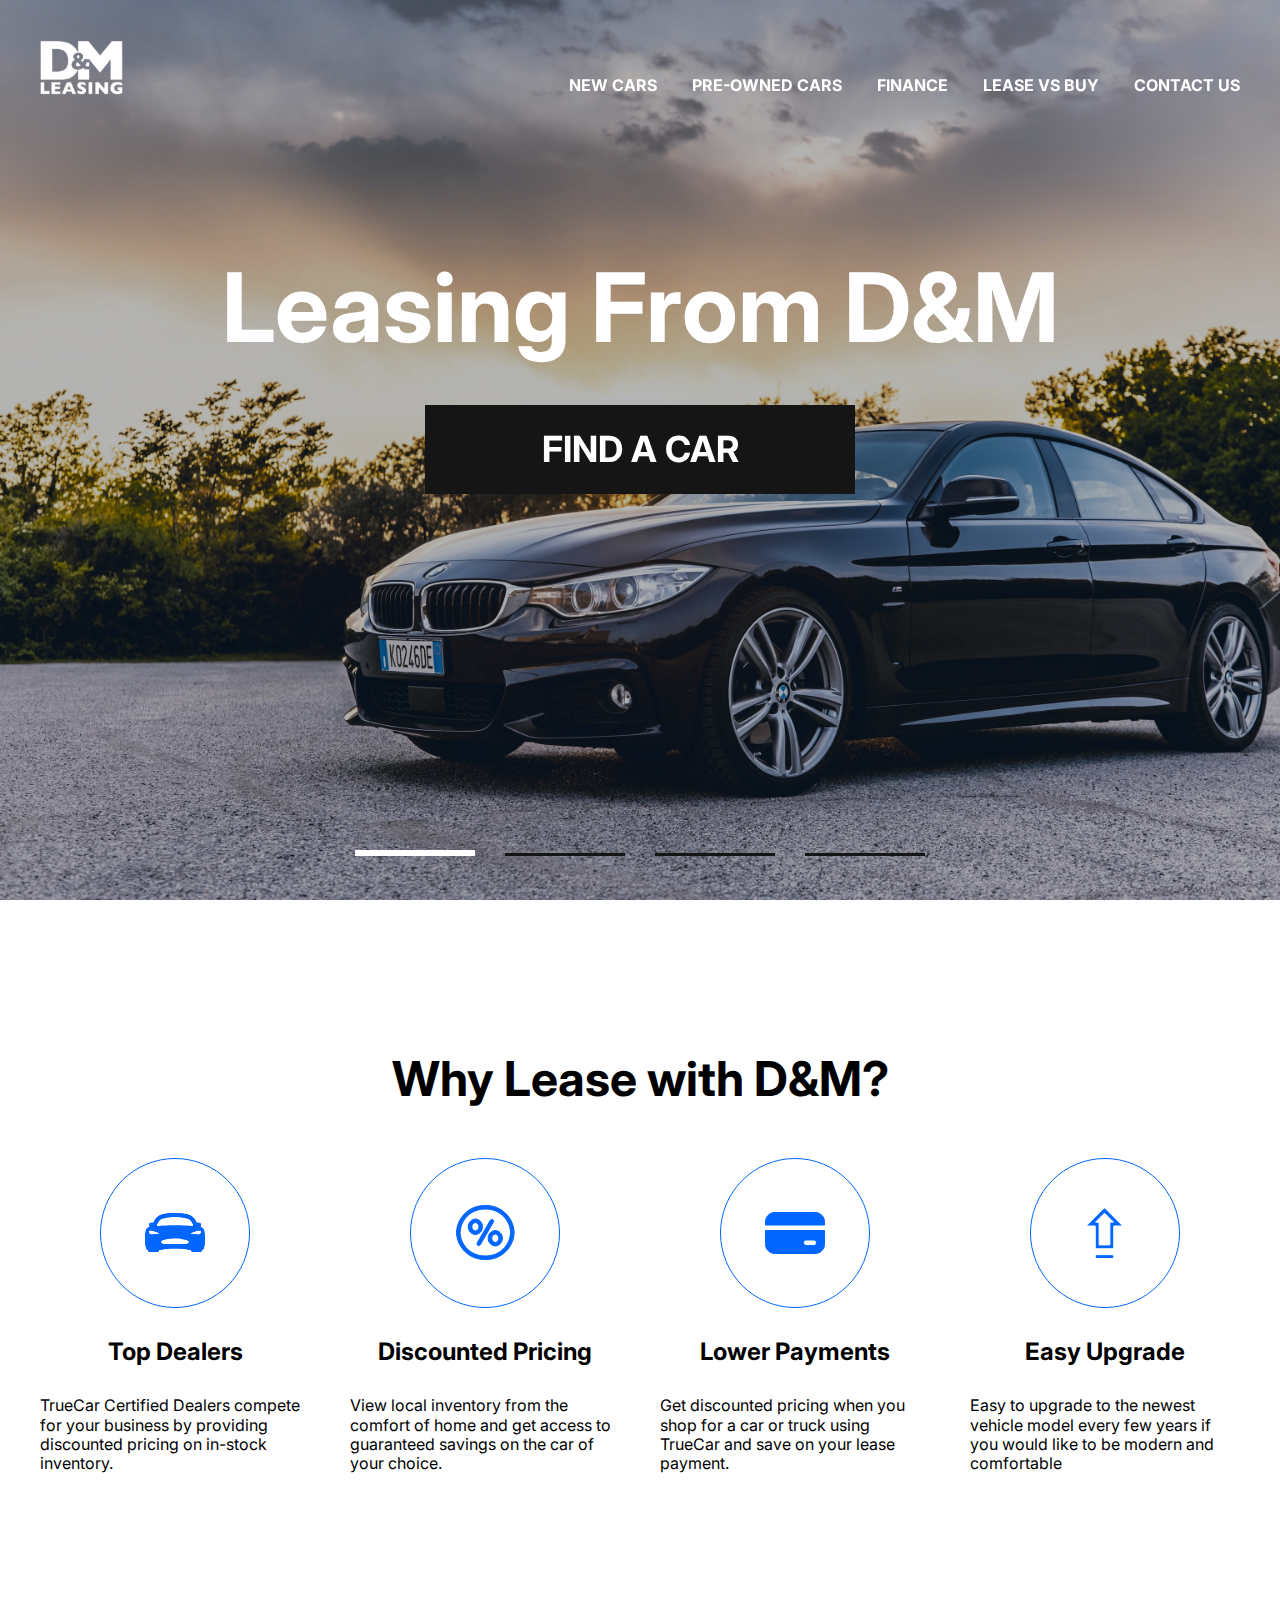
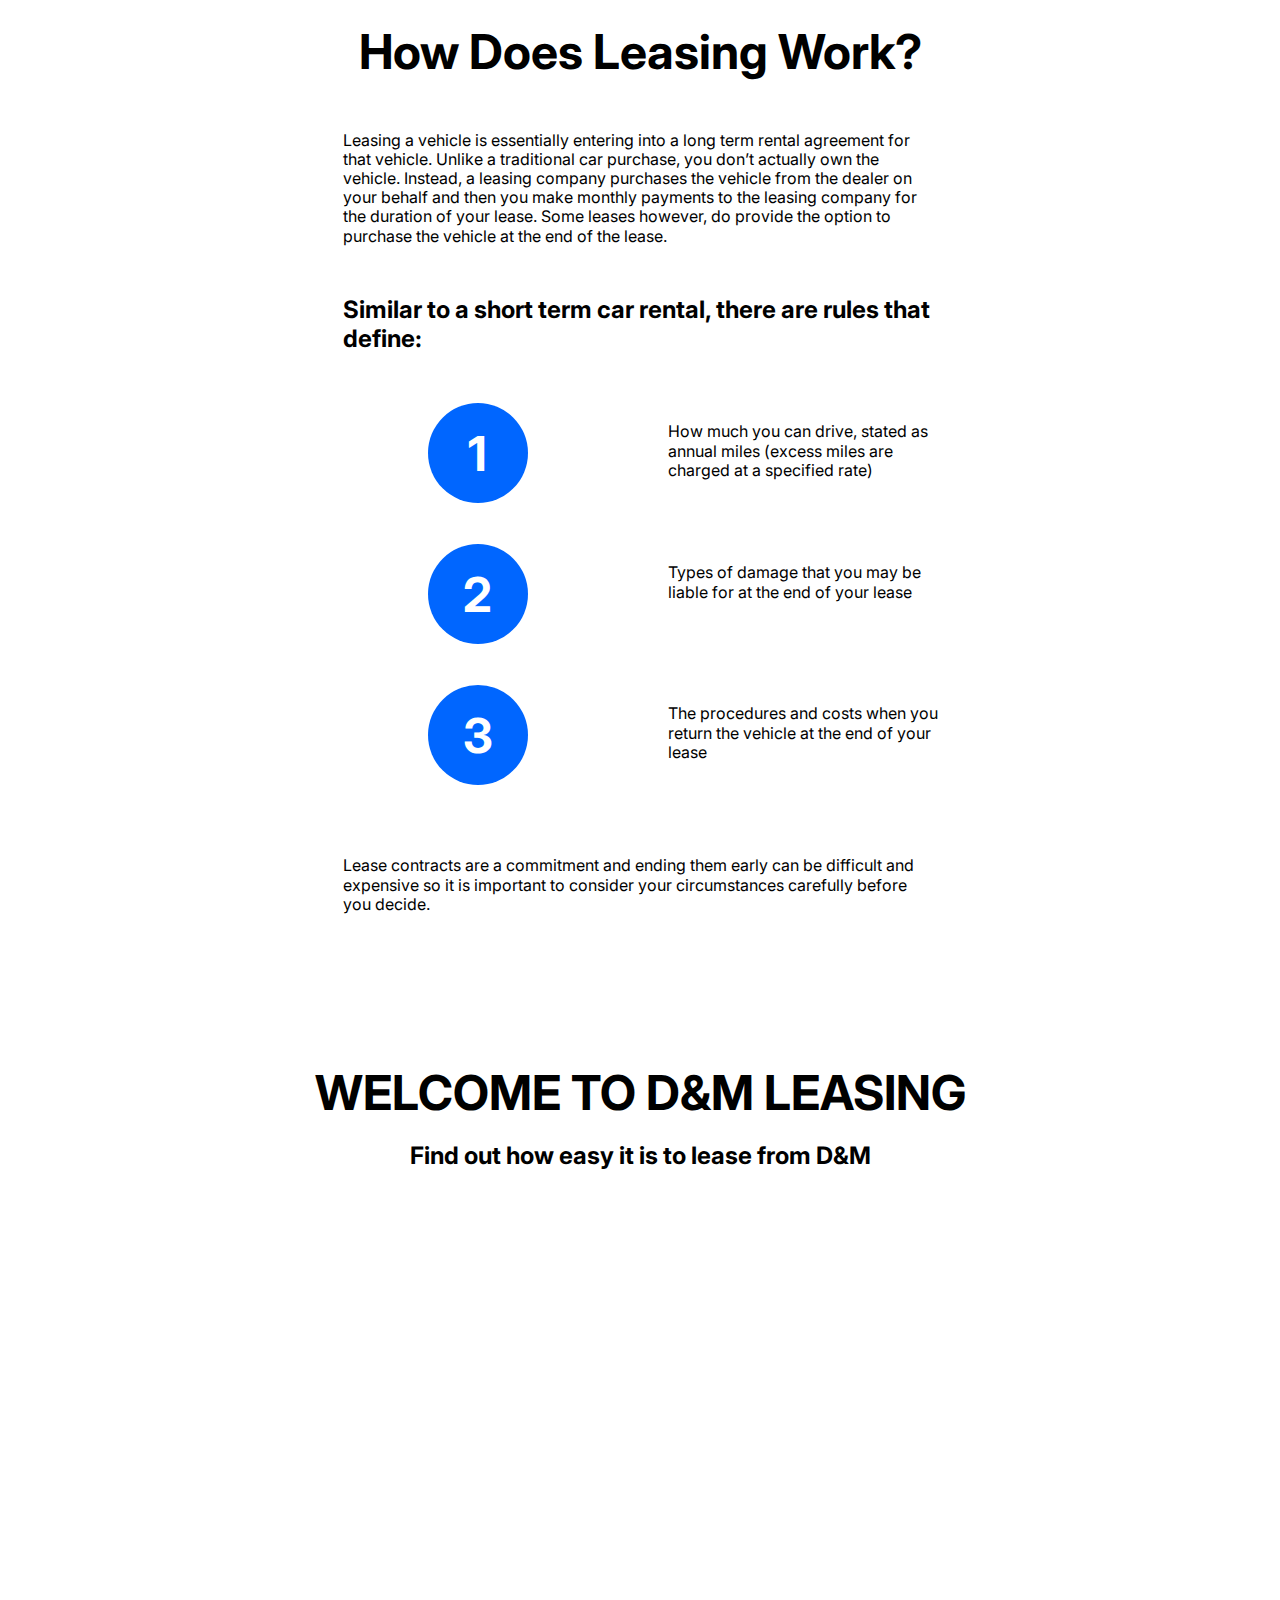
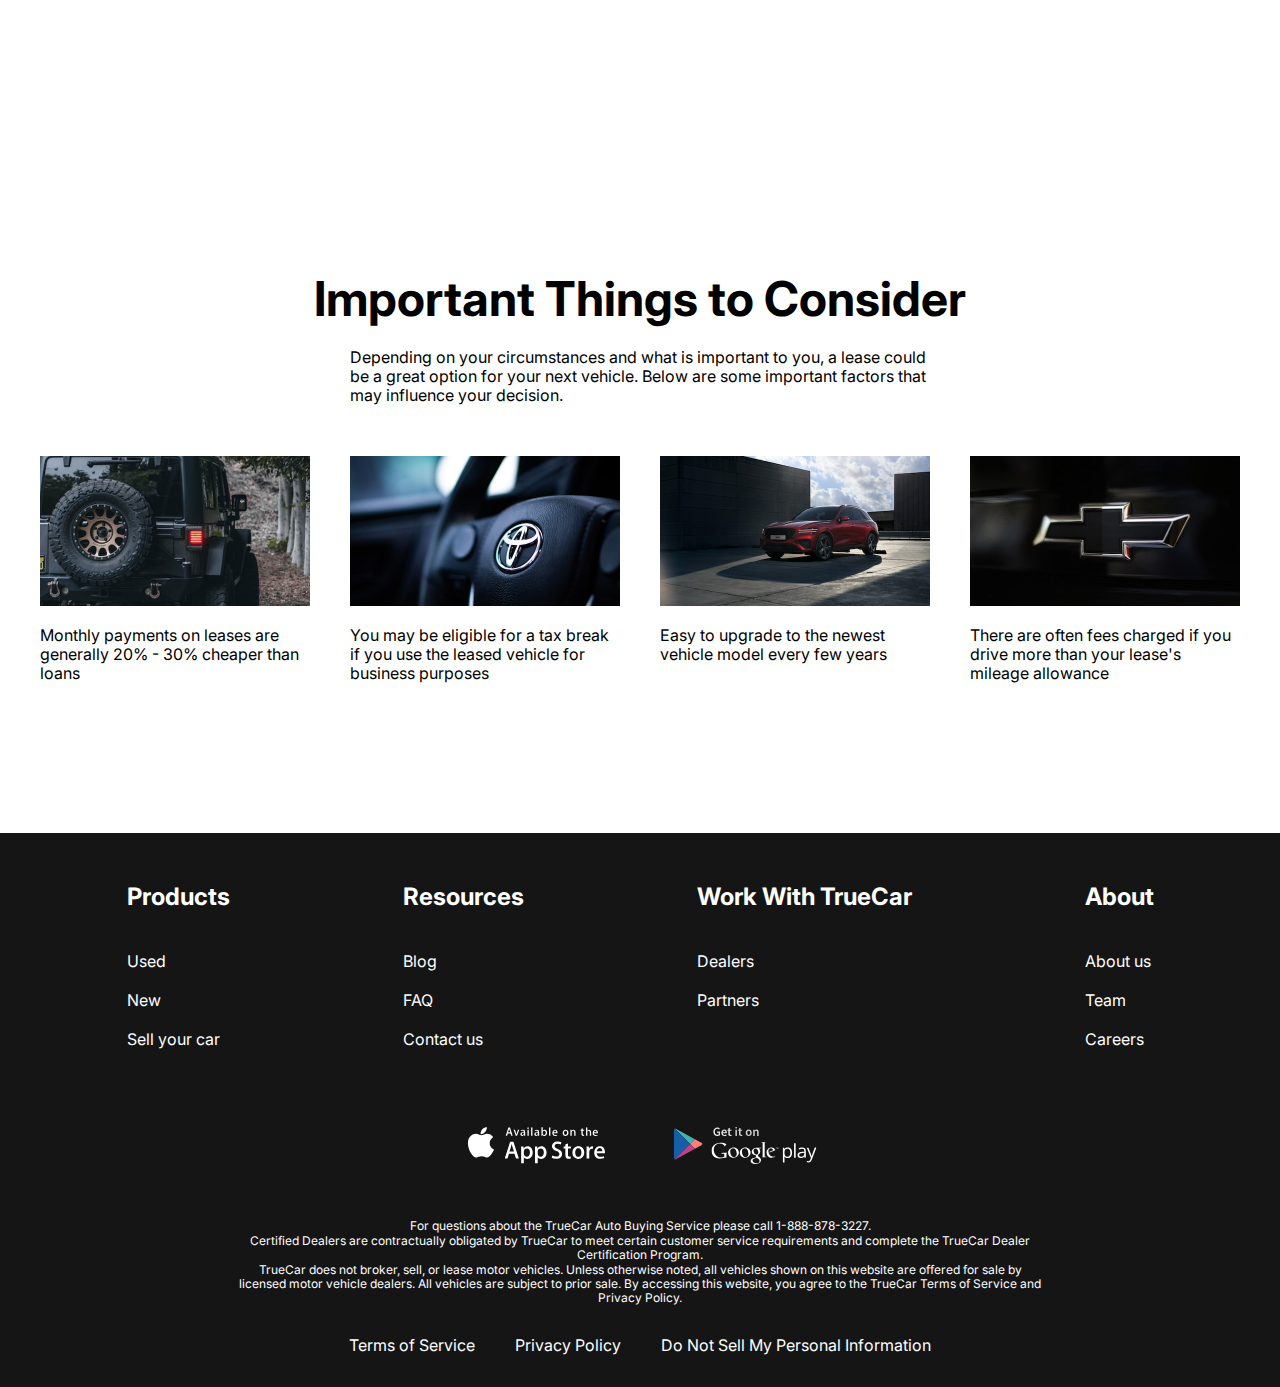
<file: lease_cars/index.html>
<!DOCTYPE html>
<html lang="en">
<head>
  <meta charset="UTF-8">
  <meta name="viewport" content="width=device-width, initial-scale=1.0">
  <link rel="stylesheet" href="https://cdn.jsdelivr.net/npm/swiper@9/swiper-bundle.min.css" />
  <link rel="stylesheet" href="css/style.css">
  <title>Lease cars</title>
</head>
<body>
  
<div class="wrapper">

  <header class="header header--main">
    <div class="container">
      <div class="header__inner">
        <a href="index.html" class="logo">
          <img class="logo__img" src="images/logo.svg" alt="logo">
        </a>
        <nav class="menu">
          <button class="menu__btn">
            <span></span>
            <span></span>
            <span></span>
          </button>
          <ul class="menu__list">
            <li class="menu__list-item">
              <a href="new-cars.html" class="menu__list-link">NEW CARS</a>
            </li>
            <li class="menu__list-item">
              <a href="#" class="menu__list-link">PRE-OWNED CARS</a>
            </li>
            <li class="menu__list-item">
              <a href="#" class="menu__list-link">FINANCE</a>
            </li>
            <li class="menu__list-item">
              <a href="#" class="menu__list-link">LEASE VS BUY</a>
            </li>
            <li class="menu__list-item">
              <a href="contacts.html" class="menu__list-link">CONTACT US</a>
            </li>
          </ul>
        </nav>
      </div>
    </div>
  </header>



  <main class="main">

    <section class="main__top">
      <div class="container">
        <h1 class="main__title">Leasing From D&M</h1>
        <a href="new-cars.html" class="main__link">FIND A CAR</a>
      </div>
    </section>

    <div class="slider">
      <div class="swiper">
        <div class="swiper-wrapper">
          <div class="swiper-slide" style="background-image: url(images/slide-1.jpg);"></div>
          <div class="swiper-slide" style="background-image: url(images/slide-2.jpg);"></div>
          <div class="swiper-slide" style="background-image: url(images/slide-3.jpg);"></div>
          <div class="swiper-slide" style="background-image: url(images/slide-4.jpg);"></div>
        </div>
        <div class="swiper-pagination"></div>
      </div>
    </div>


    <section class="why-lease">
      <div class="container">
        <h2 class="why-lease__title title">Why Lease with D&M?</h2>
        <ul class="why-lease__list">
          <li class="why-lease__item">
            <img class="why-lease__img" src="images/why-lease-1.svg" alt="pic">
            <h3 class="why-lease__subtitle">
              Top Dealers
            </h3>
            <p class="why-lease__text">
              TrueCar Certified Dealers compete for your business by providing discounted pricing on in-stock inventory.
            </p>
          </li>
          <li class="why-lease__item">
            <img class="why-lease__img" src="images/why-lease-2.svg" alt="pic">
            <h3 class="why-lease__subtitle">
              Discounted Pricing
            </h3>
            <p class="why-lease__text">
              View local inventory from the comfort of home and get access to guaranteed savings on the car of your choice.
            </p>
          </li>
          <li class="why-lease__item">
            <img class="why-lease__img" src="images/why-lease-3.svg" alt="pic">
            <h3 class="why-lease__subtitle">
              Lower Payments
            </h3>
            <p class="why-lease__text">
              Get discounted pricing when you shop for a car or truck using TrueCar and save on your lease payment.
            </p>
          </li>
          <li class="why-lease__item">
            <img class="why-lease__img" src="images/why-lease-4.svg" alt="pic">
            <h3 class="why-lease__subtitle">
              Easy Upgrade
            </h3>
            <p class="why-lease__text">
              Easy to upgrade to the newest vehicle model every few years if you would like to be modern and comfortable
            </p>
          </li>
        </ul>
      </div>
    </section>


    <section class="how-does">
      <div class="container">
        <div class="how-does__inner">
          <h2 class="how-does__title title">How Does Leasing Work?</h2>
          <p class="how--does__text">Leasing a vehicle is essentially entering into a long term rental agreement for that vehicle. Unlike a traditional car
          purchase, you don’t actually own the vehicle. Instead, a leasing company purchases the vehicle from the dealer on your
          behalf and then you make monthly payments to the leasing company for the duration of your lease. Some leases however, do
          provide the option to purchase the vehicle at the end of the lease.</p>

          <h4 class="how-does__mini-title">Similar to a short term car rental, there are rules that define:</h4>

          <ol class="how-does__list">
            <li class="how-does__item">How much you can drive, stated as annual miles (excess miles are charged at a specified rate)</li>
            <li class="how-does__item">Types of damage that you may be liable for at the end of your lease</li>
            <li class="how-does__item">The procedures and costs when you return the vehicle at the end of your lease</li>
          </ol>

          <p class="how--does__text">Lease contracts are a commitment and ending them early can be difficult and expensive so it is important to consider
          your circumstances carefully before you decide.</p>
        </div>
      </div>
    </section>


    <section class="video">
      <div class="container">
        <h2 class="video__title">WELCOME TO D&M LEASING</h2>
        <p class="video__text">Find out how easy it is to lease from D&M</p>
        <iframe class="video__content" width="880" height="500" src="https://www.youtube.com/embed/lq149gCzkvE" title="YouTube video player"
          frameborder="0"
          allow="accelerometer; autoplay; clipboard-write; encrypted-media; gyroscope; picture-in-picture; web-share"
          allowfullscreen></iframe>
      </div>
    </section>


    <section class="important">
      <div class="container">
        <h2 class="important__title">Important Things to Consider</h2>
        <p class="important__text">Depending on your circumstances and what is important to you, a lease could be a great option for your next vehicle.
        Below are some important factors that may influence your decision.</p>
        <ul class="important__list">
          <li class="important__item">
            <img class="important__item-img" src="images/imp-1.jpg" alt="pic">
            <p class="important__item-text">Monthly payments on leases are generally 20% - 30% cheaper than loans</p>
          </li>
          <li class="important__item">
            <img class="important__item-img" src="images/imp-2.jpg" alt="pic">
            <p class="important__item-text">You may be eligible for a tax break if you use the leased vehicle for business purposes</p>
          </li>
          <li class="important__item">
            <img class="important__item-img" src="images/imp-3.jpg" alt="pic">
            <p class="important__item-text">Easy to upgrade to the newest vehicle model every few years</p>
          </li>
          <li class="important__item">
            <img class="important__item-img" src="images/imp-4.jpg" alt="pic">
            <p class="important__item-text">There are often fees charged if you drive more than your lease's mileage allowance</p>
          </li>
        </ul>
      </div>
    </section>


  </main>




  <footer class="footer">
    <div class="container">
      
      <nav class="footer__menu">
        <ul class="footer__menu-list">
          <li class="footer__menu-item">
            <p class="footer__menu-title">Products</p>
          </li>
          <li class="footer__menu-item">
            <a href="#" class="footer__menu-link">Used</a>
          </li>
          <li class="footer__menu-item">
            <a href="#" class="footer__menu-link">New</a>
          </li>
          <li class="footer__menu-item">
            <a href="#" class="footer__menu-link">Sell your car</a>
          </li>
        </ul>
        <ul class="footer__menu-list">
          <li class="footer__menu-item">
            <p class="footer__menu-title">Resources</p>
          </li>
          <li class="footer__menu-item">
            <a href="#" class="footer__menu-link">Blog</a>
          </li>
          <li class="footer__menu-item">
            <a href="#" class="footer__menu-link">FAQ</a>
          </li>
          <li class="footer__menu-item">
            <a href="#" class="footer__menu-link">Contact us</a>
          </li>
        </ul>
        <ul class="footer__menu-list">
          <li class="footer__menu-item">
            <p class="footer__menu-title">Work With TrueCar</p>
          </li>
          <li class="footer__menu-item">
            <a href="#" class="footer__menu-link">Dealers</a>
          </li>
          <li class="footer__menu-item">
            <a href="#" class="footer__menu-link">Partners</a>
          </li>
        </ul>
        <ul class="footer__menu-list">
          <li class="footer__menu-item">
            <p class="footer__menu-title">About</p>
          </li>
          <li class="footer__menu-item">
            <a href="#" class="footer__menu-link">About us</a>
          </li>
          <li class="footer__menu-item">
            <a href="#" class="footer__menu-link">Team</a>
          </li>
          <li class="footer__menu-item">
            <a href="#" class="footer__menu-link">Careers</a>
          </li>
        </ul>
      </nav>

      <ul class="footer__app app">
        <li class="app__item">
          <a href="#" class="app__item-link">
            <img class="app__item-img" src="images/appstore.svg" alt="logo">
          </a>
        </li>
        <li class="app__item">
          <a href="#" class="app__item-link">
            <img class="app__item-img" src="images/playmarket.svg" alt="logo">
          </a>
        </li>
      </ul>

      <div class="footer__copy">
        <p class="footer__copy-text">For questions about the TrueCar Auto Buying Service please call 1-888-878-3227. <br>
        Certified Dealers are contractually obligated by TrueCar to meet certain customer service requirements and complete the
        TrueCar Dealer Certification Program. <br>
        TrueCar does not broker, sell, or lease motor vehicles. Unless otherwise noted, all vehicles shown on this website are
        offered for sale by licensed motor vehicle dealers. All vehicles are subject to prior sale. By accessing this website,
        you agree to the TrueCar Terms of Service and Privacy Policy.</p>
      </div>

      <nav class="footer__copy-nav copy-nav">
        <ul class="copy-nav__list">
          <li class="copy-nav__item">
            <a href="#" class="copy-nav__link">Terms of Service</a>
          </li>
          <li class="copy-nav__item">
            <a href="#" class="copy-nav__link">Privacy Policy</a>
          </li>
          <li class="copy-nav__item">
            <a href="#" class="copy-nav__link">Do Not Sell My Personal Information</a>
          </li>
        </ul>
      </nav>

    </div>
  </footer>



















</div>


  <script src="https://cdn.jsdelivr.net/npm/swiper@9/swiper-bundle.min.js"></script>
  <script src="js/main.js"></script>
</body>
</html>
</file>
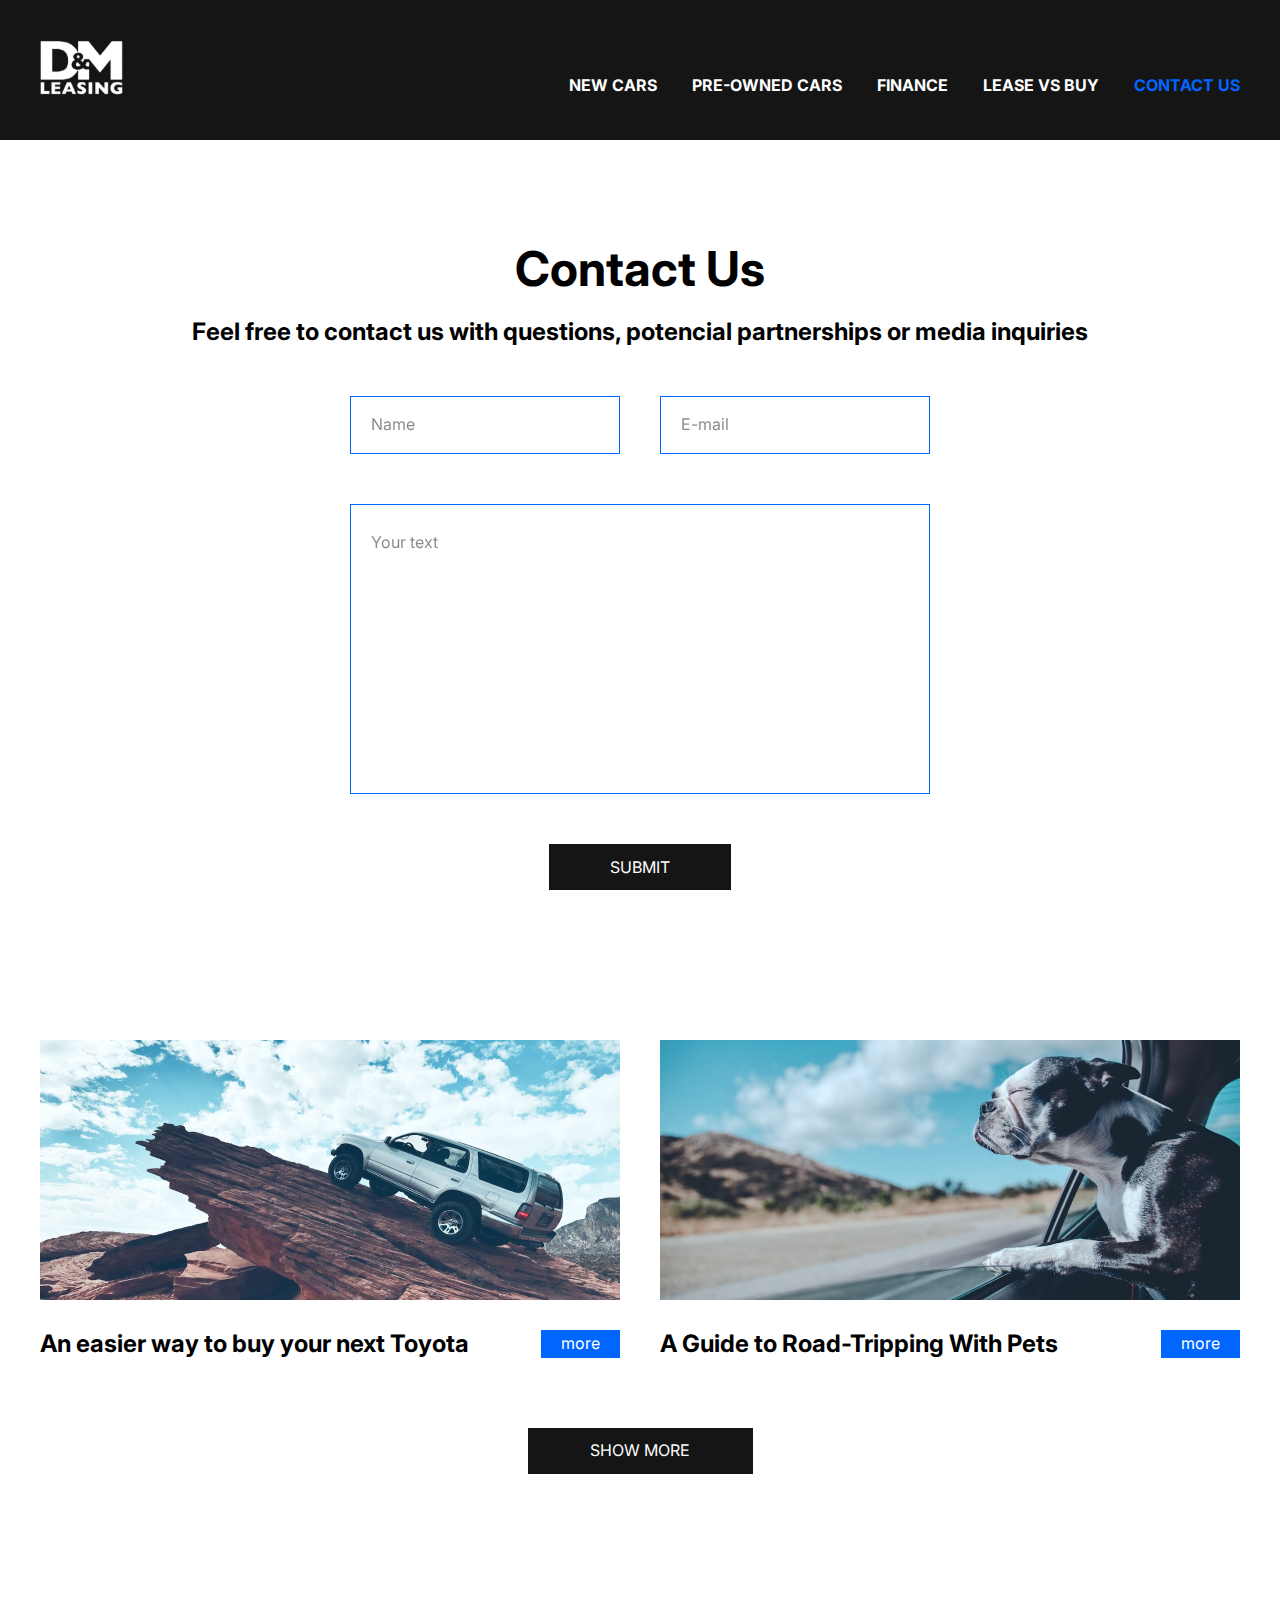
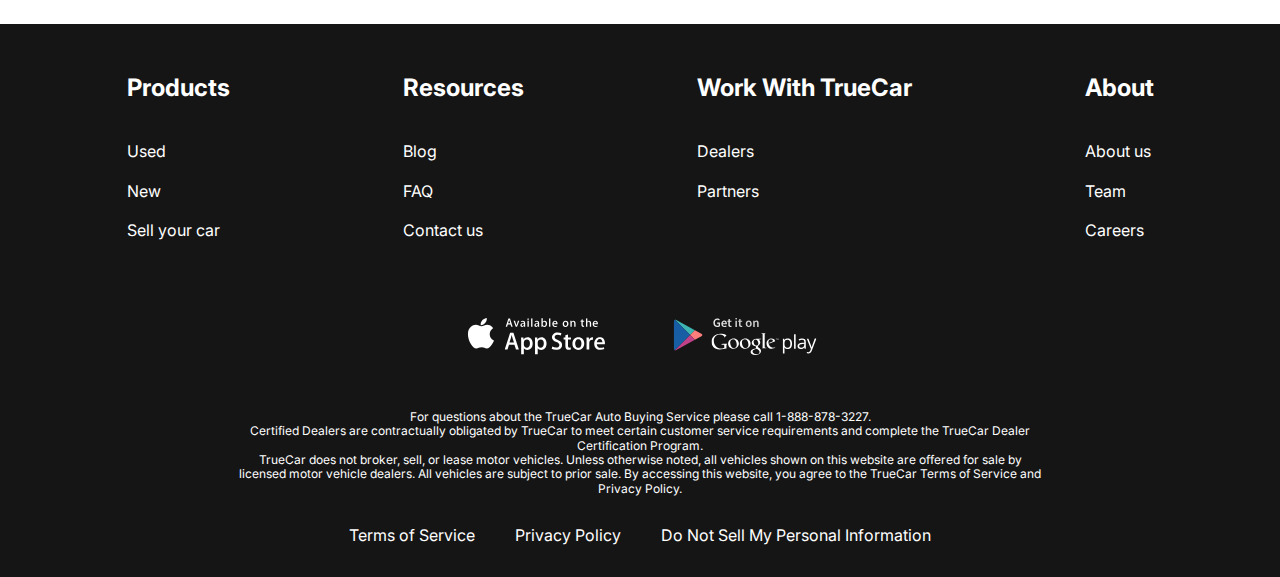
<file: lease_cars/contacts.html>
<!DOCTYPE html>
<html lang="en">
<head>
  <meta charset="UTF-8">
  <meta name="viewport" content="width=device-width, initial-scale=1.0">
  <link rel="stylesheet" href="css/style.css">
  <title>Lease cars</title>
</head>
<body>
  
<div class="wrapper">

  <header class="header">
    <div class="container">
      <div class="header__inner">
        <a href="index.html" class="logo">
          <img class="logo__img" src="images/logo.svg" alt="logo">
        </a>
        <nav class="menu">
          <button class="menu__btn">
            <span></span>
            <span></span>
            <span></span>
          </button>
          <ul class="menu__list">
            <li class="menu__list-item">
              <a href="new-cars.html" class="menu__list-link">NEW CARS</a>
            </li>
            <li class="menu__list-item">
              <a href="#" class="menu__list-link">PRE-OWNED CARS</a>
            </li>
            <li class="menu__list-item">
              <a href="#" class="menu__list-link">FINANCE</a>
            </li>
            <li class="menu__list-item">
              <a href="#" class="menu__list-link">LEASE VS BUY</a>
            </li>
            <li class="menu__list-item">
              <a href="#" class="menu__list-link menu__list-link--active">CONTACT US</a>
            </li>
          </ul>
        </nav>
      </div>
    </div>
  </header>




  <main class="main">

    <section class="contacts">
      <div class="container">
        <h2 class="contacts__title">Contact Us</h2>
        <p class="contacts__text">Feel free to contact us with questions, potencial partnerships or media inquiries</p>
        <form class="contacts__form form" action="">
          <input type="text" class="form__input" placeholder="Name">
          <input type="email" class="form__input" placeholder="E-mail">
          <textarea class="form__area" placeholder="Your text"></textarea>
          <button class="form__btn" type="submit">SUBMIT</button>
        </form>
      </div>
    </section>

    <section class="contacts__blog blog">
      <div class="container">
        <div class="blog__items">
          <div class="blog__item">
            <div class="blog__wrap">
            <img class="blog__item-img" src="images/blog-1.jpg" alt="pic">
            </div>
            <h4 class="blog__item-title">An easier way to buy your next Toyota</h4>
            <a href="#" class="blog__item-link">more</a>
          </div>
          <div class="blog__item">
            <div class="blog__wrap">
              <img class="blog__item-img" src="images/blog-2.jpg" alt="pic">
            </div>
            <h4 class="blog__item-title">A Guide to Road-Tripping With Pets</h4>
            <a href="#" class="blog__item-link">more</a>
          </div>
        </div>
        <a href="#" class="blog__link link__show">SHOW MORE</a>
      </div>
    </section>


  </main>





  <footer class="footer">
    <div class="container">
      
      <nav class="footer__menu">
        <ul class="footer__menu-list">
          <li class="footer__menu-item">
            <p class="footer__menu-title">Products</p>
          </li>
          <li class="footer__menu-item">
            <a href="#" class="footer__menu-link">Used</a>
          </li>
          <li class="footer__menu-item">
            <a href="#" class="footer__menu-link">New</a>
          </li>
          <li class="footer__menu-item">
            <a href="#" class="footer__menu-link">Sell your car</a>
          </li>
        </ul>
        <ul class="footer__menu-list">
          <li class="footer__menu-item">
            <p class="footer__menu-title">Resources</p>
          </li>
          <li class="footer__menu-item">
            <a href="#" class="footer__menu-link">Blog</a>
          </li>
          <li class="footer__menu-item">
            <a href="#" class="footer__menu-link">FAQ</a>
          </li>
          <li class="footer__menu-item">
            <a href="#" class="footer__menu-link">Contact us</a>
          </li>
        </ul>
        <ul class="footer__menu-list">
          <li class="footer__menu-item">
            <p class="footer__menu-title">Work With TrueCar</p>
          </li>
          <li class="footer__menu-item">
            <a href="#" class="footer__menu-link">Dealers</a>
          </li>
          <li class="footer__menu-item">
            <a href="#" class="footer__menu-link">Partners</a>
          </li>
        </ul>
        <ul class="footer__menu-list">
          <li class="footer__menu-item">
            <p class="footer__menu-title">About</p>
          </li>
          <li class="footer__menu-item">
            <a href="#" class="footer__menu-link">About us</a>
          </li>
          <li class="footer__menu-item">
            <a href="#" class="footer__menu-link">Team</a>
          </li>
          <li class="footer__menu-item">
            <a href="#" class="footer__menu-link">Careers</a>
          </li>
        </ul>
      </nav>

      <ul class="footer__app app">
        <li class="app__item">
          <a href="#" class="app__item-link">
            <img class="app__item-img" src="images/appstore.svg" alt="logo">
          </a>
        </li>
        <li class="app__item">
          <a href="#" class="app__item-link">
            <img class="app__item-img" src="images/playmarket.svg" alt="logo">
          </a>
        </li>
      </ul>

      <div class="footer__copy">
        <p class="footer__copy-text">For questions about the TrueCar Auto Buying Service please call 1-888-878-3227. <br>
        Certified Dealers are contractually obligated by TrueCar to meet certain customer service requirements and complete the
        TrueCar Dealer Certification Program. <br>
        TrueCar does not broker, sell, or lease motor vehicles. Unless otherwise noted, all vehicles shown on this website are
        offered for sale by licensed motor vehicle dealers. All vehicles are subject to prior sale. By accessing this website,
        you agree to the TrueCar Terms of Service and Privacy Policy.</p>
      </div>

      <nav class="footer__copy-nav copy-nav">
        <ul class="copy-nav__list">
          <li class="copy-nav__item">
            <a href="#" class="copy-nav__link">Terms of Service</a>
          </li>
          <li class="copy-nav__item">
            <a href="#" class="copy-nav__link">Privacy Policy</a>
          </li>
          <li class="copy-nav__item">
            <a href="#" class="copy-nav__link">Do Not Sell My Personal Information</a>
          </li>
        </ul>
      </nav>

    </div>
  </footer>



















</div>

  <script src="js/main.js"></script>
</body>
</html>
</file>
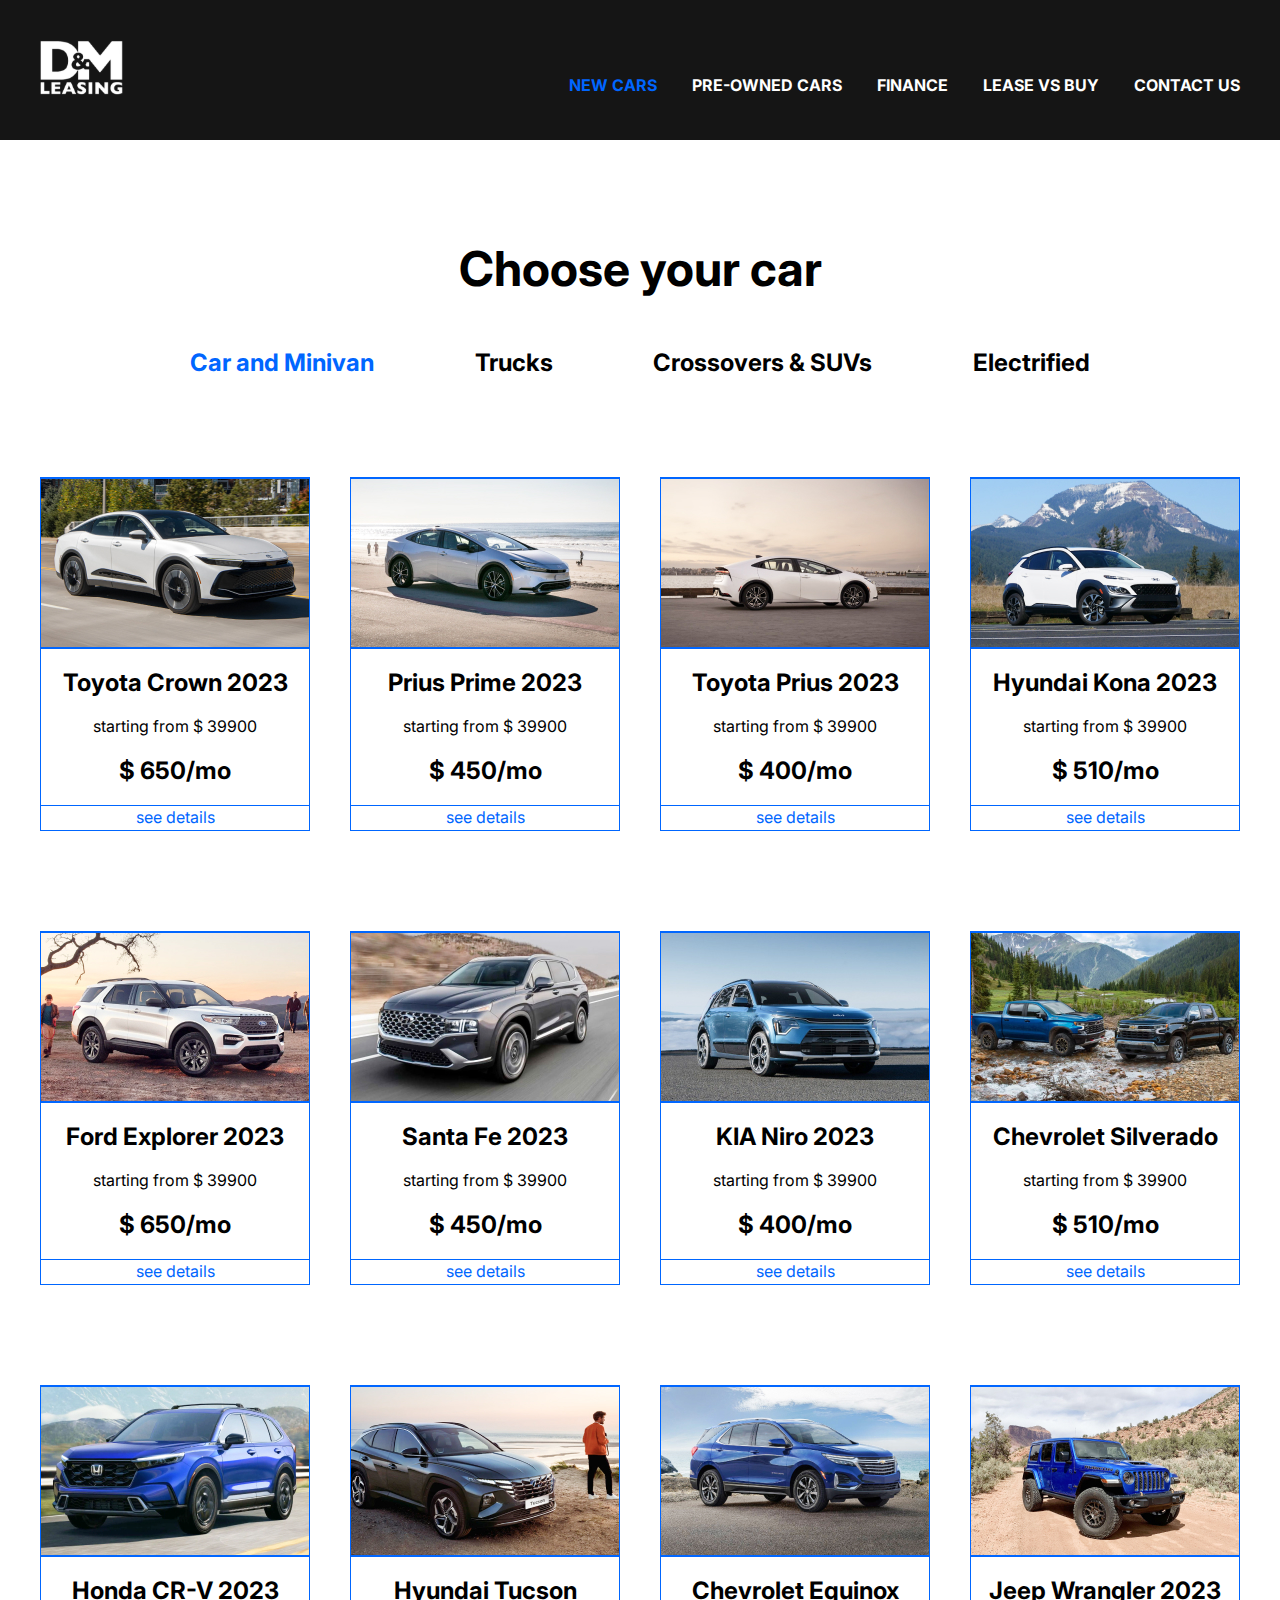
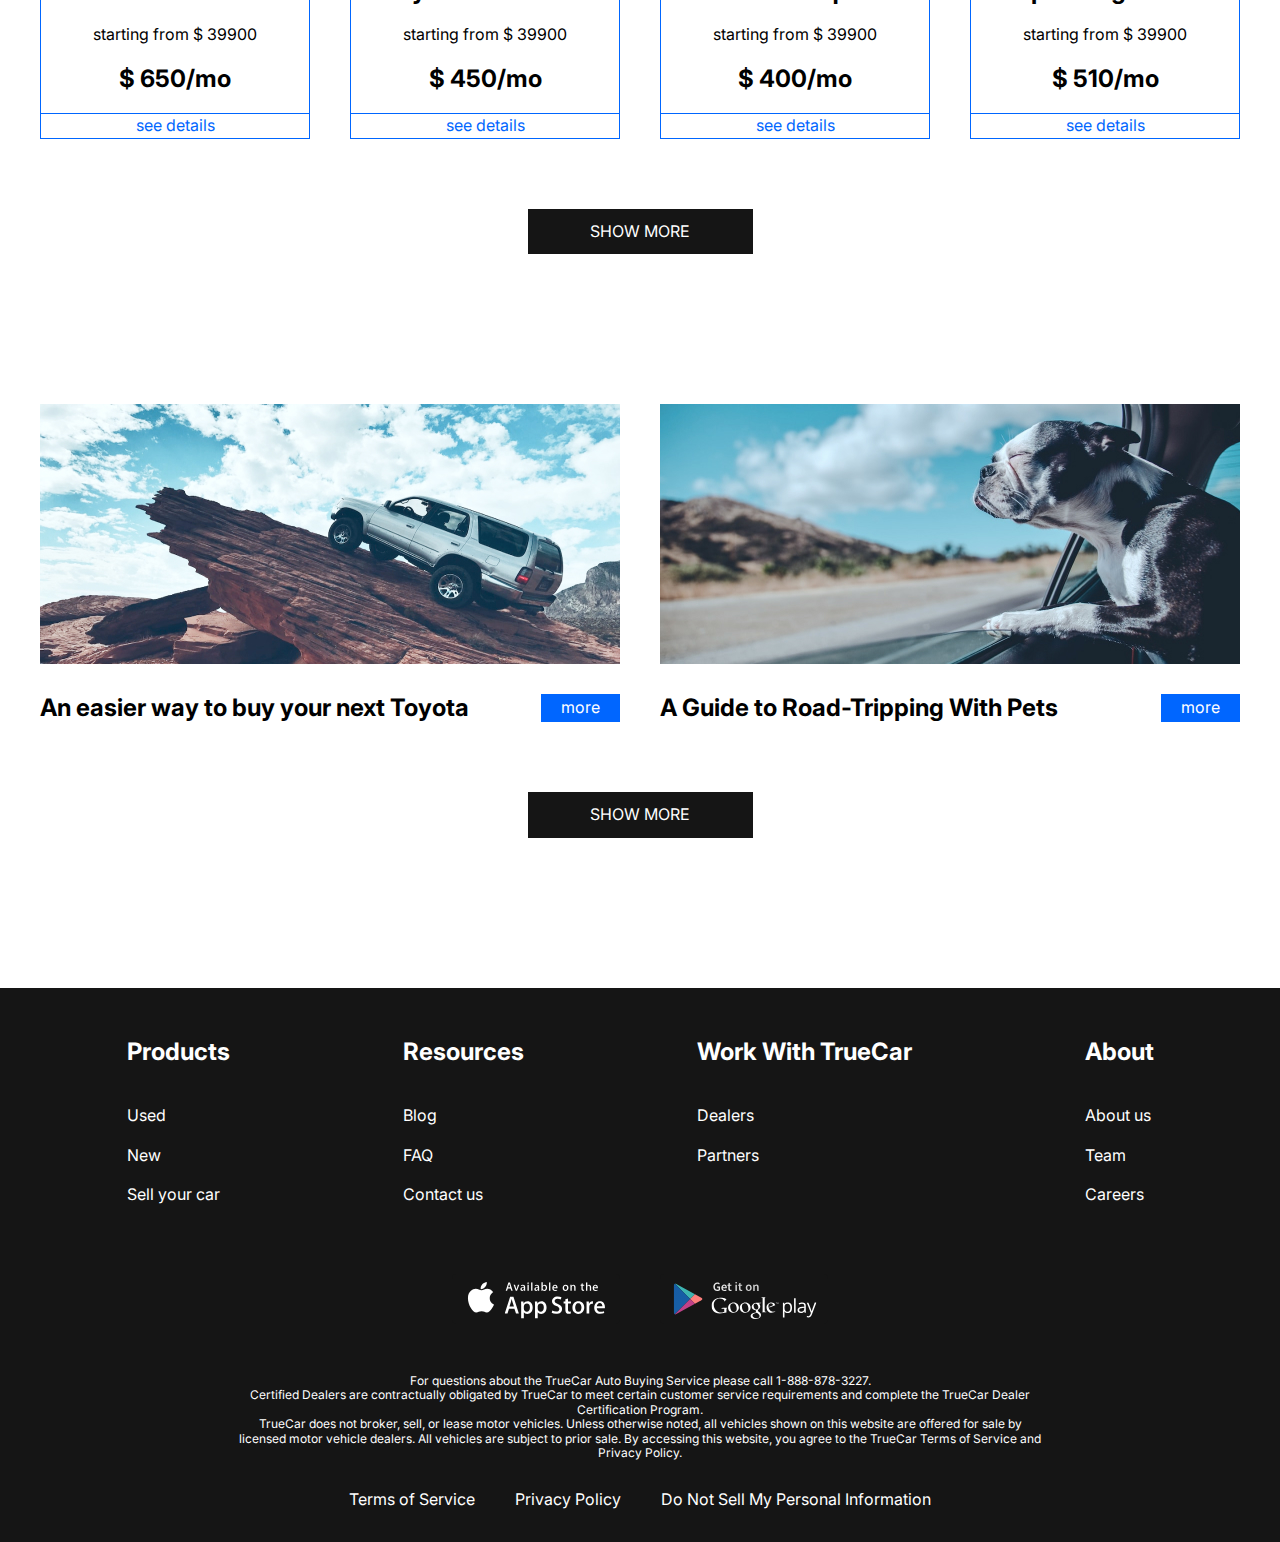
<file: lease_cars/new-cars.html>
<!DOCTYPE html>
<html lang="en">
<head>
  <meta charset="UTF-8">
  <meta name="viewport" content="width=device-width, initial-scale=1.0">
  <link rel="stylesheet" href="css/style.css">
  <title>Lease cars</title>
</head>
<body>
  
<div class="wrapper">

  <header class="header">
    <div class="container">
      <div class="header__inner">
        <a href="index.html" class="logo">
          <img class="logo__img" src="images/logo.svg" alt="logo">
        </a>
        <nav class="menu">
          <button class="menu__btn">
            <span></span>
            <span></span>
            <span></span>
          </button>
          <ul class="menu__list">
            <li class="menu__list-item">
              <a href="#" class="menu__list-link menu__list-link--active">NEW CARS</a>
            </li>
            <li class="menu__list-item">
              <a href="#" class="menu__list-link">PRE-OWNED CARS</a>
            </li>
            <li class="menu__list-item">
              <a href="#" class="menu__list-link">FINANCE</a>
            </li>
            <li class="menu__list-item">
              <a href="#" class="menu__list-link">LEASE VS BUY</a>
            </li>
            <li class="menu__list-item">
              <a href="contacts.html" class="menu__list-link">CONTACT US</a>
            </li>
          </ul>
        </nav>
      </div>
    </div>
  </header>




  <main class="main">

    <section class="choose">
      <div class="container">
        <h2 class="choose__title title">Choose your car</h2>


        <div class="tabs">
          <div class="tabs__items">
            <button class="tabs__btn tabs__btn--active" data-button="content-1">Car and Minivan</button>
            <button class="tabs__btn" data-button="content-2">Trucks</button>
            <button class="tabs__btn" data-button="content-3">Crossovers & SUVs</button>
            <button class="tabs__btn" data-button="content-4">Electrified</button>
          </div>

          <div class="tabs__content">
            <div class="tabs__item car tabs__item--active" id="content-1">

              <div class="car__card">
                <div class="car__wrap">
                  <img src="images/card-1.jpg" alt="pic" class="car__img">
                </div>
                <div class="car__content">
                  <h4 class="car__title">Toyota Crown 2023</h4>
                  <p class="car__text">starting from $ 39900</p>
                  <p class="car__price">$ 650/mo</p>
                </div>
                <a href="#" class="car__link">see details</a>
              </div>

              <div class="car__card">
                <div class="car__wrap">
                  <img src="images/card-2.jpg" alt="pic" class="car__img">
                </div>
                <div class="car__content">
                  <h4 class="car__title">Prius Prime 2023</h4>
                  <p class="car__text">starting from $ 39900</p>
                  <p class="car__price">$ 450/mo</p>
                </div>
                <a href="#" class="car__link">see details</a>
              </div>

              <div class="car__card">
                <div class="car__wrap">
                  <img src="images/card-3.jpg" alt="pic" class="car__img">
                </div>
                <div class="car__content">
                  <h4 class="car__title">Toyota Prius 2023</h4>
                  <p class="car__text">starting from $ 39900</p>
                  <p class="car__price">$ 400/mo</p>
                </div>
                <a href="#" class="car__link">see details</a>
              </div>

              <div class="car__card">
                <div class="car__wrap">
                  <img src="images/card-4.jpg" alt="pic" class="car__img">
                </div>
                <div class="car__content">
                  <h4 class="car__title">Hyundai Kona 2023</h4>
                  <p class="car__text">starting from $ 39900</p>
                  <p class="car__price">$ 510/mo</p>
                </div>
                <a href="#" class="car__link">see details</a>
              </div>

              <div class="car__card">
                <div class="car__wrap">
                  <img src="images/card-5.jpg" alt="pic" class="car__img">
                </div>
                <div class="car__content">
                  <h4 class="car__title">Ford Explorer 2023</h4>
                  <p class="car__text">starting from $ 39900</p>
                  <p class="car__price">$ 650/mo</p>
                </div>
                <a href="#" class="car__link">see details</a>
              </div>
              
              <div class="car__card">
                <div class="car__wrap">
                  <img src="images/card-6.jpg" alt="pic" class="car__img">
                </div>
                <div class="car__content">
                  <h4 class="car__title">Santa Fe 2023</h4>
                  <p class="car__text">starting from $ 39900</p>
                  <p class="car__price">$ 450/mo</p>
                </div>
                <a href="#" class="car__link">see details</a>
              </div>
              
              <div class="car__card">
                <div class="car__wrap">
                  <img src="images/card-7.jpg" alt="pic" class="car__img">
                </div>
                <div class="car__content">
                  <h4 class="car__title">KIA Niro 2023</h4>
                  <p class="car__text">starting from $ 39900</p>
                  <p class="car__price">$ 400/mo</p>
                </div>
                <a href="#" class="car__link">see details</a>
              </div>
              
              <div class="car__card">
                <div class="car__wrap">
                  <img src="images/card-8.jpg" alt="pic" class="car__img">
                </div>
                <div class="car__content">
                  <h4 class="car__title">Chevrolet Silverado</h4>
                  <p class="car__text">starting from $ 39900</p>
                  <p class="car__price">$ 510/mo</p>
                </div>
                <a href="#" class="car__link">see details</a>
              </div>

              <div class="car__card">
                <div class="car__wrap">
                  <img src="images/card-9.jpg" alt="pic" class="car__img">
                </div>
                <div class="car__content">
                  <h4 class="car__title">Honda CR-V 2023</h4>
                  <p class="car__text">starting from $ 39900</p>
                  <p class="car__price">$ 650/mo</p>
                </div>
                <a href="#" class="car__link">see details</a>
              </div>
              
              <div class="car__card">
                <div class="car__wrap">
                  <img src="images/card-10.jpg" alt="pic" class="car__img">
                </div>
                <div class="car__content">
                  <h4 class="car__title">Hyundai Tucson</h4>
                  <p class="car__text">starting from $ 39900</p>
                  <p class="car__price">$ 450/mo</p>
                </div>
                <a href="#" class="car__link">see details</a>
              </div>
              
              <div class="car__card">
                <div class="car__wrap">
                  <img src="images/card-11.jpg" alt="pic" class="car__img">
                </div>
                <div class="car__content">
                  <h4 class="car__title">Chevrolet Equinox</h4>
                  <p class="car__text">starting from $ 39900</p>
                  <p class="car__price">$ 400/mo</p>
                </div>
                <a href="#" class="car__link">see details</a>
              </div>
              
              <div class="car__card">
                <div class="car__wrap">
                  <img src="images/card-12.jpg" alt="pic" class="car__img">
                </div>
                <div class="car__content">
                  <h4 class="car__title">Jeep Wrangler 2023</h4>
                  <p class="car__text">starting from $ 39900</p>
                  <p class="car__price">$ 510/mo</p>
                </div>
                <a href="#" class="car__link">see details</a>
              </div>

            </div>

            <div class="tabs__item car" id="content-2">
              <div class="car__card">
                <div class="car__wrap">
                  <img src="images/card-1.jpg" alt="pic" class="car__img">
                </div>
                <div class="car__content">
                  <h4 class="car__title">Toyota Crown 2023</h4>
                  <p class="car__text">starting from $ 39900</p>
                  <p class="car__price">$ 650/mo</p>
                </div>
                <a href="#" class="car__link">see details</a>
              </div>
              
              <div class="car__card">
                <div class="car__wrap">
                  <img src="images/card-2.jpg" alt="pic" class="car__img">
                </div>
                <div class="car__content">
                  <h4 class="car__title">Prius Prime 2023</h4>
                  <p class="car__text">starting from $ 39900</p>
                  <p class="car__price">$ 450/mo</p>
                </div>
                <a href="#" class="car__link">see details</a>
              </div>
              
              <div class="car__card">
                <div class="car__wrap">
                  <img src="images/card-3.jpg" alt="pic" class="car__img">
                </div>
                <div class="car__content">
                  <h4 class="car__title">Toyota Prius 2023</h4>
                  <p class="car__text">starting from $ 39900</p>
                  <p class="car__price">$ 400/mo</p>
                </div>
                <a href="#" class="car__link">see details</a>
              </div>
              
              <div class="car__card">
                <div class="car__wrap">
                  <img src="images/card-4.jpg" alt="pic" class="car__img">
                </div>
                <div class="car__content">
                  <h4 class="car__title">Hyundai Kona 2023</h4>
                  <p class="car__text">starting from $ 39900</p>
                  <p class="car__price">$ 510/mo</p>
                </div>
                <a href="#" class="car__link">see details</a>
              </div>

              <div class="car__card">
                <div class="car__wrap">
                  <img src="images/card-1.jpg" alt="pic" class="car__img">
                </div>
                <div class="car__content">
                  <h4 class="car__title">Toyota Crown 2023</h4>
                  <p class="car__text">starting from $ 39900</p>
                  <p class="car__price">$ 650/mo</p>
                </div>
                <a href="#" class="car__link">see details</a>
              </div>
              
              <div class="car__card">
                <div class="car__wrap">
                  <img src="images/card-2.jpg" alt="pic" class="car__img">
                </div>
                <div class="car__content">
                  <h4 class="car__title">Prius Prime 2023</h4>
                  <p class="car__text">starting from $ 39900</p>
                  <p class="car__price">$ 450/mo</p>
                </div>
                <a href="#" class="car__link">see details</a>
              </div>
              
              <div class="car__card">
                <div class="car__wrap">
                  <img src="images/card-3.jpg" alt="pic" class="car__img">
                </div>
                <div class="car__content">
                  <h4 class="car__title">Toyota Prius 2023</h4>
                  <p class="car__text">starting from $ 39900</p>
                  <p class="car__price">$ 400/mo</p>
                </div>
                <a href="#" class="car__link">see details</a>
              </div>
              
              <div class="car__card">
                <div class="car__wrap">
                  <img src="images/card-4.jpg" alt="pic" class="car__img">
                </div>
                <div class="car__content">
                  <h4 class="car__title">Hyundai Kona 2023</h4>
                  <p class="car__text">starting from $ 39900</p>
                  <p class="car__price">$ 510/mo</p>
                </div>
                <a href="#" class="car__link">see details</a>
              </div>
            </div>

            <div class="tabs__item car" id="content-3">
              <div class="car__card">
                <div class="car__wrap">
                  <img src="images/card-1.jpg" alt="pic" class="car__img">
                </div>
                <div class="car__content">
                  <h4 class="car__title">Toyota Crown 2023</h4>
                  <p class="car__text">starting from $ 39900</p>
                  <p class="car__price">$ 650/mo</p>
                </div>
                <a href="#" class="car__link">see details</a>
              </div>
              
              <div class="car__card">
                <div class="car__wrap">
                  <img src="images/card-2.jpg" alt="pic" class="car__img">
                </div>
                <div class="car__content">
                  <h4 class="car__title">Prius Prime 2023</h4>
                  <p class="car__text">starting from $ 39900</p>
                  <p class="car__price">$ 450/mo</p>
                </div>
                <a href="#" class="car__link">see details</a>
              </div>
              
              <div class="car__card">
                <div class="car__wrap">
                  <img src="images/card-3.jpg" alt="pic" class="car__img">
                </div>
                <div class="car__content">
                  <h4 class="car__title">Toyota Prius 2023</h4>
                  <p class="car__text">starting from $ 39900</p>
                  <p class="car__price">$ 400/mo</p>
                </div>
                <a href="#" class="car__link">see details</a>
              </div>
              
              <div class="car__card">
                <div class="car__wrap">
                  <img src="images/card-4.jpg" alt="pic" class="car__img">
                </div>
                <div class="car__content">
                  <h4 class="car__title">Hyundai Kona 2023</h4>
                  <p class="car__text">starting from $ 39900</p>
                  <p class="car__price">$ 510/mo</p>
                </div>
                <a href="#" class="car__link">see details</a>
              </div>
            </div>

            <div class="tabs__item car" id="content-4">
              <div class="car__card">
                <div class="car__wrap">
                  <img src="images/card-1.jpg" alt="pic" class="car__img">
                </div>
                <div class="car__content">
                  <h4 class="car__title">Toyota Crown 2023</h4>
                  <p class="car__text">starting from $ 39900</p>
                  <p class="car__price">$ 650/mo</p>
                </div>
                <a href="#" class="car__link">see details</a>
              </div>
              
              <div class="car__card">
                <div class="car__wrap">
                  <img src="images/card-2.jpg" alt="pic" class="car__img">
                </div>
                <div class="car__content">
                  <h4 class="car__title">Prius Prime 2023</h4>
                  <p class="car__text">starting from $ 39900</p>
                  <p class="car__price">$ 450/mo</p>
                </div>
                <a href="#" class="car__link">see details</a>
              </div>
              
              <div class="car__card">
                <div class="car__wrap">
                  <img src="images/card-3.jpg" alt="pic" class="car__img">
                </div>
                <div class="car__content">
                  <h4 class="car__title">Toyota Prius 2023</h4>
                  <p class="car__text">starting from $ 39900</p>
                  <p class="car__price">$ 400/mo</p>
                </div>
                <a href="#" class="car__link">see details</a>
              </div>
              
              <div class="car__card">
                <div class="car__wrap">
                  <img src="images/card-4.jpg" alt="pic" class="car__img">
                </div>
                <div class="car__content">
                  <h4 class="car__title">Hyundai Kona 2023</h4>
                  <p class="car__text">starting from $ 39900</p>
                  <p class="car__price">$ 510/mo</p>
                </div>
                <a href="#" class="car__link">see details</a>
              </div>

              <div class="car__card">
                <div class="car__wrap">
                  <img src="images/card-1.jpg" alt="pic" class="car__img">
                </div>
                <div class="car__content">
                  <h4 class="car__title">Toyota Crown 2023</h4>
                  <p class="car__text">starting from $ 39900</p>
                  <p class="car__price">$ 650/mo</p>
                </div>
                <a href="#" class="car__link">see details</a>
              </div>
              
              <div class="car__card">
                <div class="car__wrap">
                  <img src="images/card-2.jpg" alt="pic" class="car__img">
                </div>
                <div class="car__content">
                  <h4 class="car__title">Prius Prime 2023</h4>
                  <p class="car__text">starting from $ 39900</p>
                  <p class="car__price">$ 450/mo</p>
                </div>
                <a href="#" class="car__link">see details</a>
              </div>
              
              <div class="car__card">
                <div class="car__wrap">
                  <img src="images/card-3.jpg" alt="pic" class="car__img">
                </div>
                <div class="car__content">
                  <h4 class="car__title">Toyota Prius 2023</h4>
                  <p class="car__text">starting from $ 39900</p>
                  <p class="car__price">$ 400/mo</p>
                </div>
                <a href="#" class="car__link">see details</a>
              </div>
              
              <div class="car__card">
                <div class="car__wrap">
                  <img src="images/card-4.jpg" alt="pic" class="car__img">
                </div>
                <div class="car__content">
                  <h4 class="car__title">Hyundai Kona 2023</h4>
                  <p class="car__text">starting from $ 39900</p>
                  <p class="car__price">$ 510/mo</p>
                </div>
                <a href="#" class="car__link">see details</a>
              </div>
            </div>
          </div>
        </div>

        



        <a href="#" class="choose__link link__show">SHOW MORE</a>
      </div>
    </section>


    <section class="contacts__blog blog">
      <div class="container">
        <div class="blog__items">
          <div class="blog__item">
            <div class="blog__wrap">
              <img class="blog__item-img" src="images/blog-1.jpg" alt="pic">
            </div>
            <h4 class="blog__item-title">An easier way to buy your next Toyota</h4>
            <a href="#" class="blog__item-link">more</a>
          </div>
          <div class="blog__item">
            <div class="blog__wrap">
              <img class="blog__item-img" src="images/blog-2.jpg" alt="pic">
            </div>
            <h4 class="blog__item-title">A Guide to Road-Tripping With Pets</h4>
            <a href="#" class="blog__item-link">more</a>
          </div>
        </div>
        <a href="#" class="blog__link link__show">SHOW MORE</a>
      </div>
    </section>
  </main>







  <footer class="footer">
    <div class="container">
      
      <nav class="footer__menu">
        <ul class="footer__menu-list">
          <li class="footer__menu-item">
            <p class="footer__menu-title">Products</p>
          </li>
          <li class="footer__menu-item">
            <a href="#" class="footer__menu-link">Used</a>
          </li>
          <li class="footer__menu-item">
            <a href="#" class="footer__menu-link">New</a>
          </li>
          <li class="footer__menu-item">
            <a href="#" class="footer__menu-link">Sell your car</a>
          </li>
        </ul>
        <ul class="footer__menu-list">
          <li class="footer__menu-item">
            <p class="footer__menu-title">Resources</p>
          </li>
          <li class="footer__menu-item">
            <a href="#" class="footer__menu-link">Blog</a>
          </li>
          <li class="footer__menu-item">
            <a href="#" class="footer__menu-link">FAQ</a>
          </li>
          <li class="footer__menu-item">
            <a href="#" class="footer__menu-link">Contact us</a>
          </li>
        </ul>
        <ul class="footer__menu-list">
          <li class="footer__menu-item">
            <p class="footer__menu-title">Work With TrueCar</p>
          </li>
          <li class="footer__menu-item">
            <a href="#" class="footer__menu-link">Dealers</a>
          </li>
          <li class="footer__menu-item">
            <a href="#" class="footer__menu-link">Partners</a>
          </li>
        </ul>
        <ul class="footer__menu-list">
          <li class="footer__menu-item">
            <p class="footer__menu-title">About</p>
          </li>
          <li class="footer__menu-item">
            <a href="#" class="footer__menu-link">About us</a>
          </li>
          <li class="footer__menu-item">
            <a href="#" class="footer__menu-link">Team</a>
          </li>
          <li class="footer__menu-item">
            <a href="#" class="footer__menu-link">Careers</a>
          </li>
        </ul>
      </nav>

      <ul class="footer__app app">
        <li class="app__item">
          <a href="#" class="app__item-link">
            <img class="app__item-img" src="images/appstore.svg" alt="logo">
          </a>
        </li>
        <li class="app__item">
          <a href="#" class="app__item-link">
            <img class="app__item-img" src="images/playmarket.svg" alt="logo">
          </a>
        </li>
      </ul>

      <div class="footer__copy">
        <p class="footer__copy-text">For questions about the TrueCar Auto Buying Service please call 1-888-878-3227. <br>
        Certified Dealers are contractually obligated by TrueCar to meet certain customer service requirements and complete the
        TrueCar Dealer Certification Program. <br>
        TrueCar does not broker, sell, or lease motor vehicles. Unless otherwise noted, all vehicles shown on this website are
        offered for sale by licensed motor vehicle dealers. All vehicles are subject to prior sale. By accessing this website,
        you agree to the TrueCar Terms of Service and Privacy Policy.</p>
      </div>

      <nav class="footer__copy-nav copy-nav">
        <ul class="copy-nav__list">
          <li class="copy-nav__item">
            <a href="#" class="copy-nav__link">Terms of Service</a>
          </li>
          <li class="copy-nav__item">
            <a href="#" class="copy-nav__link">Privacy Policy</a>
          </li>
          <li class="copy-nav__item">
            <a href="#" class="copy-nav__link">Do Not Sell My Personal Information</a>
          </li>
        </ul>
      </nav>

    </div>
  </footer>



















</div>

  <script src="js/main.js"></script>
</body>
</html>
</file>
<file: lease_cars/css/style.css>
@import url(reset.css);
@import url("https://fonts.googleapis.com/css?family=Inter:regular,700&display=swap");


body {
  font-family: "Inter", sans-serif;
  font-weight: 400;
  font-size: 16px;
  line-height: 1.2;
}

img {
  max-width: 100%;
}

.wrapper {
  min-height: 100%;
  display: flex;
  flex-direction: column;
}


.container {
  max-width: 1230px;
  margin: 0 auto;
  padding: 0 15px;
}

.title {
  margin-bottom: 50px;
  font-weight: 700;
  font-size: 48px;
  text-align: center;
}

.header {
  background-color: #151515;

}

.header--main {
  background-color: transparent;
  position: absolute;
  top: 0;
  left: 0;
  width: 100%;
  z-index: 10;
}

.header__inner {
  padding: 40px 0 45px;
  display: flex;
  justify-content: space-between;
  align-items: flex-end;
}

.menu__list {
  display: flex;
  gap: 35px;
}

.menu__list-link {
  font-weight: 700;
  color: #fff;
  text-transform: uppercase;
  transition: all .3s ease;
}

.menu__list-link--active {
  color: #0066FF;
}

.menu__list-link:hover {
  color: #0066FF;
} 



.main {
  flex-grow: 1;
}

.main__top {
  color: #fff;
  text-align: center;
  margin-top: 250px;
  padding-bottom: 50px;
  position: absolute;
  top: 0;
  left: 0;
  width: 100%;
  z-index: 5;
}

.main__title {
  font-weight: 700;
  font-size: 96px;
  margin-bottom: 40px;
  
}

.main__link {
  display: inline-block;
  background-color: #151515;
  padding: 23px;
  max-width: 430px;
  width: 100%; /*!!! Чтоб применилась макс. ширина */
  text-transform: uppercase;
  font-weight: 700;
  font-size: 36px;
  transition: all .3s ease;
}

.main__link:hover {
  background-color: #0066FF;
}

.swiper::after {
  content: '';
  background: rgba(21, 21, 21, .3);
  position: absolute;
  top: 0;
  left: 0;
  right: 0;
  bottom: 0;
  z-index: 5;
}

.swiper-slide {
  height: 100vh;
  background-repeat: no-repeat;
  background-size: cover;
  background-position: center;
}

.swiper-pagination-bullet {
  width: 120px;
  height: 3px;
  background-color: #151515;
  border-radius: 0;
  opacity: 1;
}

.swiper-pagination-horizontal.swiper-pagination-bullets .swiper-pagination-bullet {
  margin: 0 15px;
}

.swiper-horizontal>.swiper-pagination-bullets,
.swiper-pagination-bullets.swiper-pagination-horizontal,
.swiper-pagination-custom,
.swiper-pagination-fraction {
  bottom: 40px;
}

.swiper-pagination-bullet-active {
  width: 120px;
  height: 6px;
  background-color: #fff;
  border-radius: 0;
  opacity: 1;
}


.why-lease {
  padding: 150px 0;
}

.why-lease__list {
  display: grid;
  grid-template-columns: repeat(4, 1fr);
  gap: 40px;
  text-align: center;
}

.why-lease__img {
  margin-bottom: 30px;
  transition: all .3s ease;
}

.why-lease__img:hover {
  transform: scale(1.08);
}

.why-lease__subtitle {
  font-weight: 700;
  font-size: 24px;
  margin-bottom: 30px;
}

.why-lease__text {
  text-align: left;
}


.how-does {
  padding-bottom: 150px;
}

.how-does__inner {
  max-width: 595px;
  margin: 0 auto;
}

.how-does__mini-title {
  font-weight: 700;
  font-size: 24px;
  margin: 50px 0;
}

.how-does__list {
  margin-bottom: 70px;
  counter-reset: myCounter;

}

.how-does__item {
  max-width: 270px;
  position: relative;
  margin-left: auto;
  padding-left: 240px;
  box-sizing: content-box;
  padding: 19px 0 19px 240px;
  min-height: 63px;
}

.how-does__item + .how-does__item {
  margin-top: 40px;
}

.how-does__item::before {
  counter-increment: myCounter;
  content: counter(myCounter);
  display: flex;
  justify-content: center;
  align-items: center;
  background-color: #0066FF;
  font-weight: 700;
  font-size: 48px;
  color: #fff;
  width: 100px;
  height: 100px;
  border-radius: 50%;
  position: absolute;
  top: 0;
  left: 0;
}


.video {
  margin-bottom: 150px;
}

.video__title {
  margin-bottom: 20px;
  font-weight: 700;
  font-size: 48px;
  text-transform: uppercase;
  text-align: center;
}

.video__text {
  margin-bottom: 50px;
  font-weight: 700;
  font-size: 24px;
  text-align: center;
}

.video__content {
  display: block;
  margin: 0 auto;
}

.important {
  margin-bottom: 150px;
}

.important__title {
  font-weight: 700;
  font-size: 48px;
  text-align: center;
  margin-bottom: 20px;
}

.important__text {
  max-width: 580px;
  margin: 0 auto 50px;
}

.important__list {
  display: grid;
  grid-template-columns: repeat(4, 1fr);
  gap: 40px;
}

.important__item-img {
  margin-bottom: 20px;
}


.contacts {
  padding: 100px 0 150px;
}

.contacts__title {
  text-align: center;
  font-weight: 700;
  font-size: 48px;
  margin-bottom: 20px;
}

.contacts__text {
  text-align: center;
  font-weight: 700;
  font-size: 24px;
  margin-bottom: 50px;
  padding: 0 50px;
}

.contacts__form {
  max-width: 580px;
  margin: 0 auto;
  display: flex;
  justify-content: space-between;
  flex-wrap: wrap;
}

.form__input {
  width: 270px;
  padding: 18px 20px;
  display: inline-block;
  border: 1px solid #0066FF;
  margin-bottom: 50px;

  font-family: "Inter", sans-serif;
  font-weight: 400;
  font-size: 16px;
  line-height: 1.2;
  color: #151515;
}

.form__input::placeholder,
.form__area::placeholder {
  font-family: "Inter", sans-serif;
  font-weight: 400;
  font-size: 16px;
  line-height: 1.2;
  color: #151515;
  opacity: 0.5;
}

.form__input:focus,
.form__area:focus{
  outline: 1px solid #0066FF;
}

.form__area {
  width: 100%;
  resize: none;
  padding: 28px 20px;
  height: 290px;
  border: 1px solid #0066FF;
  font-family: "Inter", sans-serif;
  font-weight: 400;
  font-size: 16px;
  line-height: 1.2;
  color: #151515;
  margin-bottom: 50px;
}

.form__btn {
  text-transform: uppercase;
  color: #fff;
  background-color: #151515;
  padding: 13px 61px;
  margin: 0 auto;
  transition: all .3s ease;
}

.form__btn:hover {
  background-color: #0066FF;
}


.blog {
  padding-bottom: 150px;
}

.blog__items {
  display: grid;
  grid-template-columns: repeat(2, 1fr);
  gap: 40px;
  margin-bottom: 70px;
}

.blog__item {
  display: flex;
  justify-content: space-between;
  flex-wrap: wrap;
}

.blog__wrap {
  margin-bottom: 30px;
  overflow: hidden;
}

.blog__item-img {
  object-fit: cover;
  transition: all .3s ease;
}

.blog__item-img:hover {
  transform: scale(1.1);
}

.blog__item-title {
  flex-basis: 450px;
  font-weight: 700;
  font-size: 24px;
}

.blog__item-link {
  color: #fff;
  background-color: #0066FF;
  padding: 4px 20px;
  transition: all .3s ease;
}

.blog__item-link:hover {
  background-color: #151515;
}

.link__show {
  text-transform: uppercase;
  color: #fff;
  background-color: #151515;
  padding: 13px;
  display: block;
  width: 225px;
  margin: 0 auto;
  text-align: center;
  transition: all .3s ease;
}

.link__show:hover {
  background-color: #0066FF;
}



.choose {
  padding: 100px 0 150px;
}

.tabs {
  margin-bottom: 70px;
}

.tabs__items {
  display: flex;
  justify-content: space-between;
  gap: 80px;
  padding: 0 150px;
  margin-bottom: 100px;
}


.tabs__btn {
  font-weight: 700;
  font-size: 24px;
  transition: all .3s ease;
}

.tabs__btn--active {
  color: #0066FF;
}


.tabs__item {
  display: none;
  grid-template-columns: repeat(4, 1fr);
  gap: 100px 40px;
}

.tabs__item.tabs__item--active {
  display: grid;
}

.car__card {
  display: flex;
  flex-direction: column;
  text-align: center;
}

.car__wrap {
  overflow: hidden;
  border: 0.1px solid #0066FF;
}

.car__img {
  width: 100%;
  min-height: 170px;
  object-fit: cover;
  transition: all .3s ease;
}

.car__img:hover {
  transform: scale(1.07);
}

.car__content {
  display: flex;
  flex-direction: column;
  flex-grow: 1;
  padding: 0 5px;
  border: 1px solid #0066FF;
  border-top: 0;
}

.car__title {
  padding-top: 20px;
  font-weight: 700;
  font-size: 24px;
  margin-bottom: 20px;
}

.car__text {
  margin-bottom: 20px;
}

.car__price {
  font-weight: 700;
  font-size: 24px;
  margin-bottom: 20px;
}

.car__link {
  display: block;
  color: #0066FF;
  border: 1px solid #0066FF;
  border-top: 0;
  padding: 2px 0;
  transition: all .3s ease;
}

.car__link:hover {
  color: #fff;
  background-color: #0066FF;
}



.footer {
  background-color: #151515;
  padding: 50px 0 32px;
  color: #fff;
}

.footer__menu {
  display: flex;
  justify-content: space-around;
  margin-bottom: 50px;
}

.footer__menu-list {
  max-width: 225px;
}

.footer__menu-title {
  font-weight: 700;
  font-size: 24px;
  margin-bottom: 40px;
}

.footer__menu-link,
.copy-nav__link {
  transition: all .3s ease;
}

.footer__menu-link:hover,
.copy-nav__link:hover {
  color: #0066FF;
}


.footer__menu-item:not(:first-child) {
  margin-bottom: 20px;
}

.footer__app {
  display: flex;
  justify-content: center;
  gap: 40px;
  margin-bottom: 50px;
}

.app__item-img {
  transition: all .3s ease;
}

.app__item-img:hover {
  transform: scale(1.1);
}

.footer__copy {
  max-width: 806px;
  margin: 0 auto 30px;
  text-align: center;
  font-size: 12px;
}

.copy-nav__list {
  display: flex;
  gap: 40px;
  justify-content: center;
}

/* Бургер меню */

.menu__btn {
  width: 30px;
  height: 20px;
  display: flex;
  flex-direction: column;
  justify-content: space-between;
  display: none;
}

.menu__btn span {
  width: 100%;
  height: 2px;
  background-color: #fff;
}






@media (max-width: 1000px) {
  .important__list {
    grid-template-columns: repeat(2, 1fr);
    gap: 30px;
  }

  .important__item-img {
    width: 100%;
  }

  .video__content {
    width: 100%;
  }

  .tabs__items {
    padding: 0;
    gap: 20px;
    margin-bottom: 40px;
  }

  .tabs__item {
    grid-template-columns: repeat(3, 1fr);
    row-gap: 40px;
  }

  .contacts {
    padding: 50px;
  }
}



@media (max-width: 860px) {
  .menu__btn {
    display: flex;
  }

    .menu__btn,
    .logo {
      position: relative;
      z-index: 10;
    }

  .menu__list {
    position: absolute;
    z-index: 5;
    background-color: #151515;
    flex-direction: column;
    top: 0;
    left: 0;
    right: 0;
    bottom: 0;
    height: 100vh;
    padding-top: 140px;
    align-items: center;
    transition: transform .3s ease;

    /* Прячем меню */
    transform: translateY(-100%);
  }

  /* Показываем меню */

  .menu__list.menu__list--active {
    transform: translateY(0%);
  }

  .main__title {
      font-size: 70px;
  }

  .main__link {
    padding: 16px;
    max-width: 360px;
    font-size: 28px;
  }

  .why-lease__list {
    grid-template-columns: repeat(2, 1fr);
  }

  .tabs__item {
    grid-template-columns: repeat(2, 1fr);
  }

  .choose {
    padding: 50px 0;
  }

  .blog {
    padding-bottom: 50px;
  }

  .blog__wrap {
    margin-bottom: 20px;
  }

  .blog__item-title {
    font-size: 18px;
    flex-basis: auto;
    margin-bottom: 10px;
  }

  .blog__item-link {
    margin-left: auto;
  }
}


@media (max-width: 710px) {
  .swiper-pagination-bullet {
    width: 60px;
    height: 2px;
  }

  .title {
    font-size: 34px;
    margin-bottom: 25px;
  }

  .video__title,
  .important__title {
    font-size: 34px;
  }

  .why-lease {
    padding: 50px 0;
  }

  .how-does {
    padding-bottom: 75px;
  }


  .footer__menu {
    display: grid;
    grid-template-columns: repeat(2, 1fr);
    gap: 40px;
  }

  .video {
    margin-bottom: 75px;
  }

  .video__content {
    height: 400px;
  }

  .important {
    margin-bottom: 75px;
  }

  .blog__items {
    grid-template-columns: 1fr;
  }

  .blog__item {
    display: block;
  }

  .blog__item-img {
    width: 100%;
  }

  .contacts__text {
    font-size: 18px;
  }

  .form__input {
    width: 100%;
    margin-bottom: 30px;
  }

  .contacts__title {
    font-size: 34px;
  }
}


@media (max-width: 620px) {
  .tabs__btn {
    font-size: 18px;
  }

  .tabs__item {
    grid-template-columns: 1fr;
  }

  .contacts__text {
    padding: 0;
  }

  .blog__items {
    margin-bottom: 30px;
  }

}



@media (max-width: 540px) {

  .main__title {
      font-size: 55px;
  }

  .swiper-pagination-bullet {
    width: 30px;
  }

  .swiper-pagination-horizontal.swiper-pagination-bullets .swiper-pagination-bullet {
    margin: 0 5px;
  }

  .why-lease__list {
    grid-template-columns: 1fr;
  }

  .video__content {
    height: 300px;
  }

  .copy-nav__list {
    flex-wrap: wrap;
    gap: 20px;
  }

  .how-does__mini-title {
    margin: 30px 0;
  }

  .how-does__list {
    margin-bottom: 35px;
  }
  
  .footer__menu {
    gap: 25px;
    margin-bottom: 25px;
  }

  .footer__app {
    margin-bottom: 25px;
  }

  .contacts {
    padding: 35px 20px;
  }
}


@media (max-width: 420px) {
  .main__title {
    font-size: 50px;
  }
  
  .main__link {
    max-width: 300px;
    font-size: 24px;
  }

  .important__list {
    grid-template-columns: 1fr;
    gap: 20px;
  }

  .how-does__item {
    padding: 65px 0 19px 0;
    margin-right: auto;
  }

  .how-does__item::before {
    right: 0;
    margin: 0 auto;
    width: 50px;
    height: 50px;
    font-size: 32px;
  }

  .video__content {
    height: 200px;
  }

  .footer {
    padding: 40px 0 20px;
  }

  .footer__menu-title {
    font-weight: 700;
    font-size: 18px;
    margin-bottom: 30px;
  }

  .footer__app {
    flex-direction: column;
    align-items: center;
  }

  .footer__copy-text {
    font-size: 9px;
  }

  .copy-nav__list {
    font-size: 12px;
  }

  .tabs__items {
    flex-direction: column;
  }

  .contacts__text {
    font-size: 16px;
    margin-bottom: 30px;
  }

  .form__area {
    margin-bottom: 25px;
  }
}
</file>
